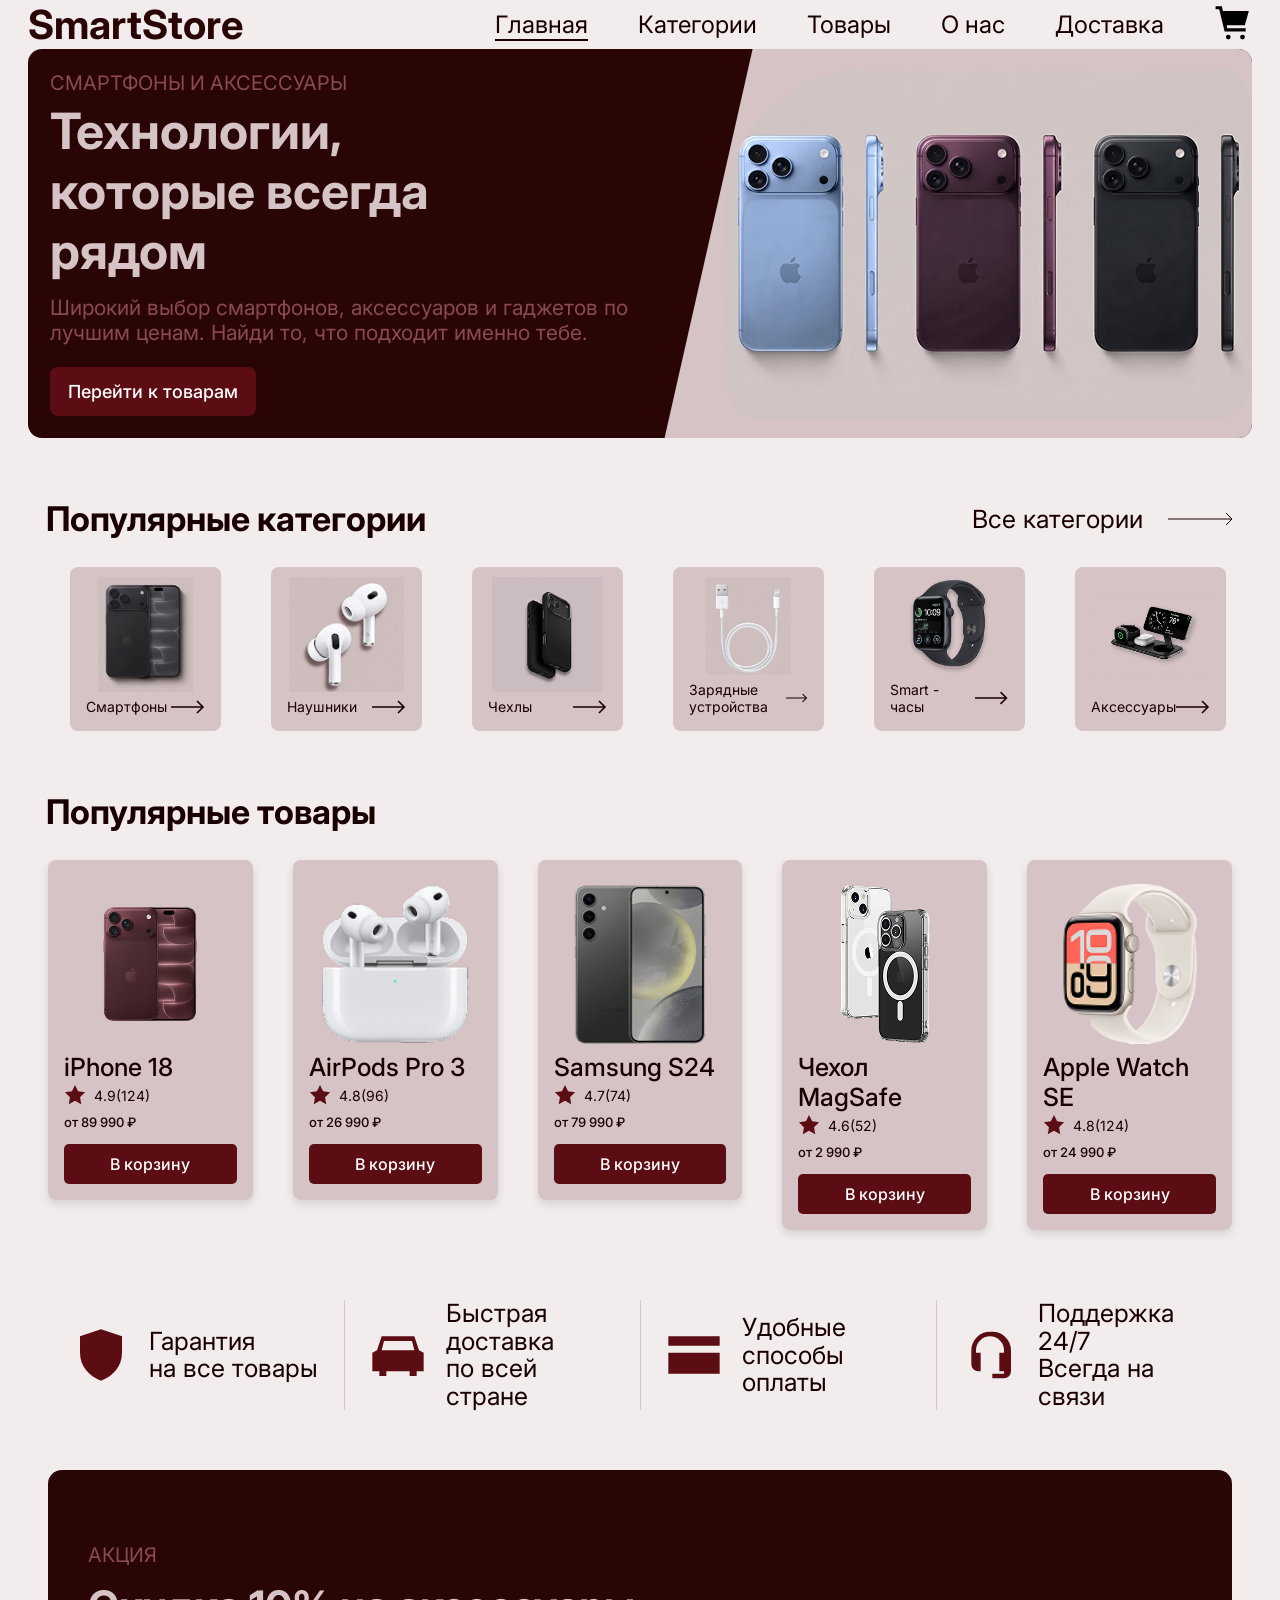
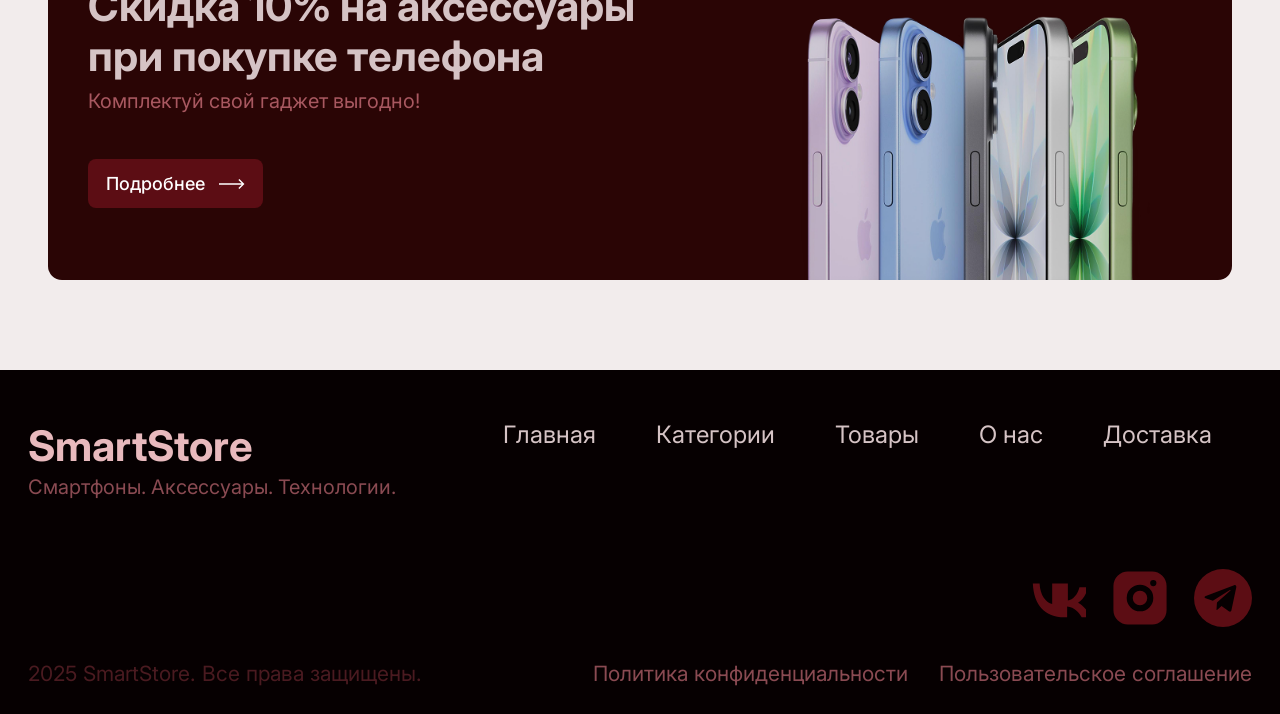
<file: index.html>
<!DOCTYPE html>
<html lang="ru">
<head>
    <meta charset="utf-8">
    <meta name="viewport" content="width=device-width, initial-scale=1">
    <title>SmartStore — Главная</title>
    <link href="https://fonts.googleapis.com/css2?family=Inter:wght@400;500;700&display=swap" rel="stylesheet">
    <link rel="stylesheet" href="style.css">
</head>
<body>

    <header class="wrap">
        <a class="logo" href="index.html">SmartStore</a>
        <nav>
            <a href="index.html" class="on">Главная</a>
            <a href="categories.html">Категории</a>
            <a href="products.html">Товары</a>
            <a href="about.html">О нас</a>
            <a href="delivery.html">Доставка</a>
            <a href="#" aria-label="Корзина">
                <svg viewBox="0 0 24 24"><path d="M1 2h4l.6 3H22l-2.500 9H8l.4 2H20v2H6.700L3.300 4H1zM9 20a1.500 1.500 0 110 3 1.500 1.500 0 010-3zm9 0a1.500 1.500 0 110 3 1.500 1.500 0 010-3z"/></svg>
            </a>
        </nav>
    </header>

    <main class="wrap">

        <section class="hero">
            <div class="txt">
                <small>СМАРТФОНЫ И АКСЕССУАРЫ</small>
                <h1>Технологии, которые всегда рядом</h1>
                <p>Широкий выбор смартфонов, аксессуаров и гаджетов по лучшим ценам. Найди то, что подходит именно тебе.</p>
                <a class="btn" href="products.html">Перейти к товарам</a>
            </div>
            <div class="pic">
                <img src="img/hero-1.png" alt="Смартфоны">
            </div>
        </section>

        <div class="sh">
            <h2>Популярные категории</h2>
            <a href="categories.html">
                Все категории
                <svg width="66" height="14" viewBox="0 0 66 14" fill="none" stroke="currentColor"><path d="M0 7h64M58 1l6 6-6 6"/></svg>
            </a>
        </div>

        <div class="cats">
            <a class="cat" href="products.html">
                <img src="img/cat-phones.png" alt="Смартфоны">
                <div>Смартфоны <svg width="34" height="14" viewBox="0 0 34 14" fill="none" stroke="currentColor" stroke-width="1.6"><path d="M0 7h32M26 1l6 6-6 6"/></svg></div>
            </a>
            <a class="cat" href="products.html">
                <img src="img/cat-headphones.png" alt="Наушники">
                <div>Наушники <svg width="34" height="14" viewBox="0 0 34 14" fill="none" stroke="currentColor" stroke-width="1.6"><path d="M0 7h32M26 1l6 6-6 6"/></svg></div>
            </a>
            <a class="cat" href="products.html">
                <img src="img/cat-cases.png" alt="Чехлы">
                <div>Чехлы <svg width="34" height="14" viewBox="0 0 34 14" fill="none" stroke="currentColor" stroke-width="1.6"><path d="M0 7h32M26 1l6 6-6 6"/></svg></div>
            </a>
            <a class="cat" href="products.html">
                <img src="img/cat-chargers.png" alt="Зарядные устройства">
                <div>Зарядные устройства <svg width="34" height="14" viewBox="0 0 34 14" fill="none" stroke="currentColor" stroke-width="1.6"><path d="M0 7h32M26 1l6 6-6 6"/></svg></div>
            </a>
            <a class="cat" href="products.html">
                <img src="img/cat-watches.png" alt="Smart - часы">
                <div>Smart - часы <svg width="34" height="14" viewBox="0 0 34 14" fill="none" stroke="currentColor" stroke-width="1.6"><path d="M0 7h32M26 1l6 6-6 6"/></svg></div>
            </a>
            <a class="cat" href="products.html">
                <img src="img/cat-accessories.png" alt="Аксессуары">
                <div>Аксессуары <svg width="34" height="14" viewBox="0 0 34 14" fill="none" stroke="currentColor" stroke-width="1.6"><path d="M0 7h32M26 1l6 6-6 6"/></svg></div>
            </a>
        </div>

        <div class="sh">
            <h2>Популярные товары</h2>
        </div>

        <div class="prods">
            <div class="card">
                <div class="ph"><img src="img/iphone-18.png" alt="iPhone 18"></div>
                <h3>iPhone 18</h3>
                <div class="rate"><svg viewBox="0 0 24 24"><path d="M12 1l3.4 7 7.6 1.1-5.5 5.3 1.3 7.6L12 18.400 5.200 22l1.300-7.600L1 9.100 8.600 8z"/></svg>4.9(124)</div>
                <div class="price">от 89 990 ₽</div>
                <button class="btn">В корзину</button>
            </div>
            <div class="card">
                <div class="ph"><img src="img/airpods-pro-3.png" alt="AirPods Pro 3"></div>
                <h3>AirPods Pro 3</h3>
                <div class="rate"><svg viewBox="0 0 24 24"><path d="M12 1l3.4 7 7.6 1.1-5.5 5.3 1.3 7.6L12 18.400 5.200 22l1.300-7.600L1 9.100 8.600 8z"/></svg>4.8(96)</div>
                <div class="price">от 26 990 ₽</div>
                <button class="btn">В корзину</button>
            </div>
            <div class="card">
                <div class="ph"><img src="img/samsung-s24.png" alt="Samsung S24"></div>
                <h3>Samsung S24</h3>
                <div class="rate"><svg viewBox="0 0 24 24"><path d="M12 1l3.4 7 7.6 1.1-5.5 5.3 1.3 7.6L12 18.400 5.200 22l1.300-7.600L1 9.100 8.600 8z"/></svg>4.7(74)</div>
                <div class="price">от 79 990 ₽</div>
                <button class="btn">В корзину</button>
            </div>
            <div class="card">
                <div class="ph"><img src="img/case-magsafe.png" alt="Чехол MagSafe"></div>
                <h3>Чехол MagSafe</h3>
                <div class="rate"><svg viewBox="0 0 24 24"><path d="M12 1l3.4 7 7.6 1.1-5.5 5.3 1.3 7.6L12 18.400 5.200 22l1.300-7.600L1 9.100 8.600 8z"/></svg>4.6(52)</div>
                <div class="price">от 2 990 ₽</div>
                <button class="btn">В корзину</button>
            </div>
            <div class="card">
                <div class="ph"><img src="img/apple-watch-se.png" alt="Apple Watch SE"></div>
                <h3>Apple Watch SE</h3>
                <div class="rate"><svg viewBox="0 0 24 24"><path d="M12 1l3.4 7 7.6 1.1-5.5 5.3 1.3 7.6L12 18.400 5.200 22l1.300-7.600L1 9.100 8.600 8z"/></svg>4.8(124)</div>
                <div class="price">от 24 990 ₽</div>
                <button class="btn">В корзину</button>
            </div>
        </div>

        <div class="feats">
            <div class="feat"><svg viewBox="0 0 24 24"><path d="M12 1l9 3v7c0 6-4 10-9 12-5-2-9-6-9-12V4z"/></svg><span>Гарантия<br>на все товары</span></div>
            <div class="feat"><svg viewBox="0 0 24 24"><path d="M5 4h14l2 6 2 1v8h-3v2h-3v-2H7v2H4v-2H1v-8l2-1zm1 2l-1 4h14l-1-4z"/></svg><span>Быстрая доставка<br>по всей стране</span></div>
            <div class="feat"><svg viewBox="0 0 24 24"><path d="M1 4h22v16H1zm0 4v3h22V8zm14 7h5v2h-5z"/></svg><span>Удобные способы<br>оплаты</span></div>
            <div class="feat"><svg viewBox="0 0 24 24"><path d="M12 2a8 8 0 00-8 8v6a3 3 0 003 3h1v-8H6v-1a6 6 0 0112 0v1h-2v8h2v1h-5v2h5a3 3 0 003-3V10a8 8 0 00-8-8z"/></svg><span>Поддержка 24/7<br>Всегда на связи</span></div>
        </div>

        <section class="promo">
            <div class="t">
                <small>АКЦИЯ</small>
                <h2>Скидка 10% на аксессуары при покупке телефона</h2>
                <p>Комплектуй свой гаджет выгодно!</p>
                <a class="btn" href="#">
                    Подробнее
                    <svg width="26" height="14" viewBox="0 0 34 14" fill="none" stroke="#fff" stroke-width="1.8"><path d="M0 7h32M26 1l6 6-6 6"/></svg>
                </a>
            </div>
            <div class="pi">
                <img src="img/promo.png" alt="Акция">
            </div>
        </section>

    </main>

    <footer>
        <div class="wrap">
            <div class="top">
                <div>
                    <div class="logo">SmartStore</div>
                    <div class="tag">Смартфоны. Аксессуары. Технологии.</div>
                </div>
                <nav>
                    <a href="index.html">Главная</a>
                    <a href="categories.html">Категории</a>
                    <a href="products.html">Товары</a>
                    <a href="about.html">О нас</a>
                    <a href="delivery.html">Доставка</a>
                </nav>
            </div>
            <div class="soc">
                <a href="#"><svg viewBox="0 0 24 24"><path d="M2 6c.4 9 5 14 13 14h1.200v-4.500c3 .3 5 2.500 6 4.500h3.500c-1.100-3.300-3.500-5.300-5-6 1.500-.9 3.600-3.300 4-6.500h-3.400c-.7 3-2.700 5.200-4.800 5.500V6H10v8.500C7.500 13.900 5 11 4.800 6z"/></svg></a>
                <a href="#"><svg viewBox="0 0 24 24"><path d="M7 1h10a6 6 0 016 6v10a6 6 0 01-6 6H7a6 6 0 01-6-6V7a6 6 0 016-6zm5 5.500a5.500 5.500 0 100 11 5.500 5.500 0 000-11zm0 2.500a3 3 0 110 6 3 3 0 010-6zm5.500-4.500a1.300 1.300 0 100 2.600 1.300 1.300 0 000-2.600z" fill-rule="evenodd"/></svg></a>
                <a href="#"><svg viewBox="0 0 24 24"><path d="M12 0a12 12 0 100 24 12 12 0 000-24zm5.500 7.500l-2 9.500c-.1.700-.6.800-1.100.5l-3-2.200-1.500 1.400c-.2.200-.3.300-.6.300l.2-3.100 5.600-5c.2-.2 0-.3-.4-.1l-6.900 4.300-3-1c-.6-.2-.6-.6.100-.9l11.700-4.500c.5-.2 1 .1.900.8z"/></svg></a>
            </div>
            <div class="bot">
                <span>2025 SmartStore. Все права защищены.</span>
                <span>
                    <a href="#">Политика конфиденциальности</a>
                    <a href="#">Пользовательское соглашение</a>
                </span>
            </div>
        </div>
    </footer>

</body>
</html>
</file>
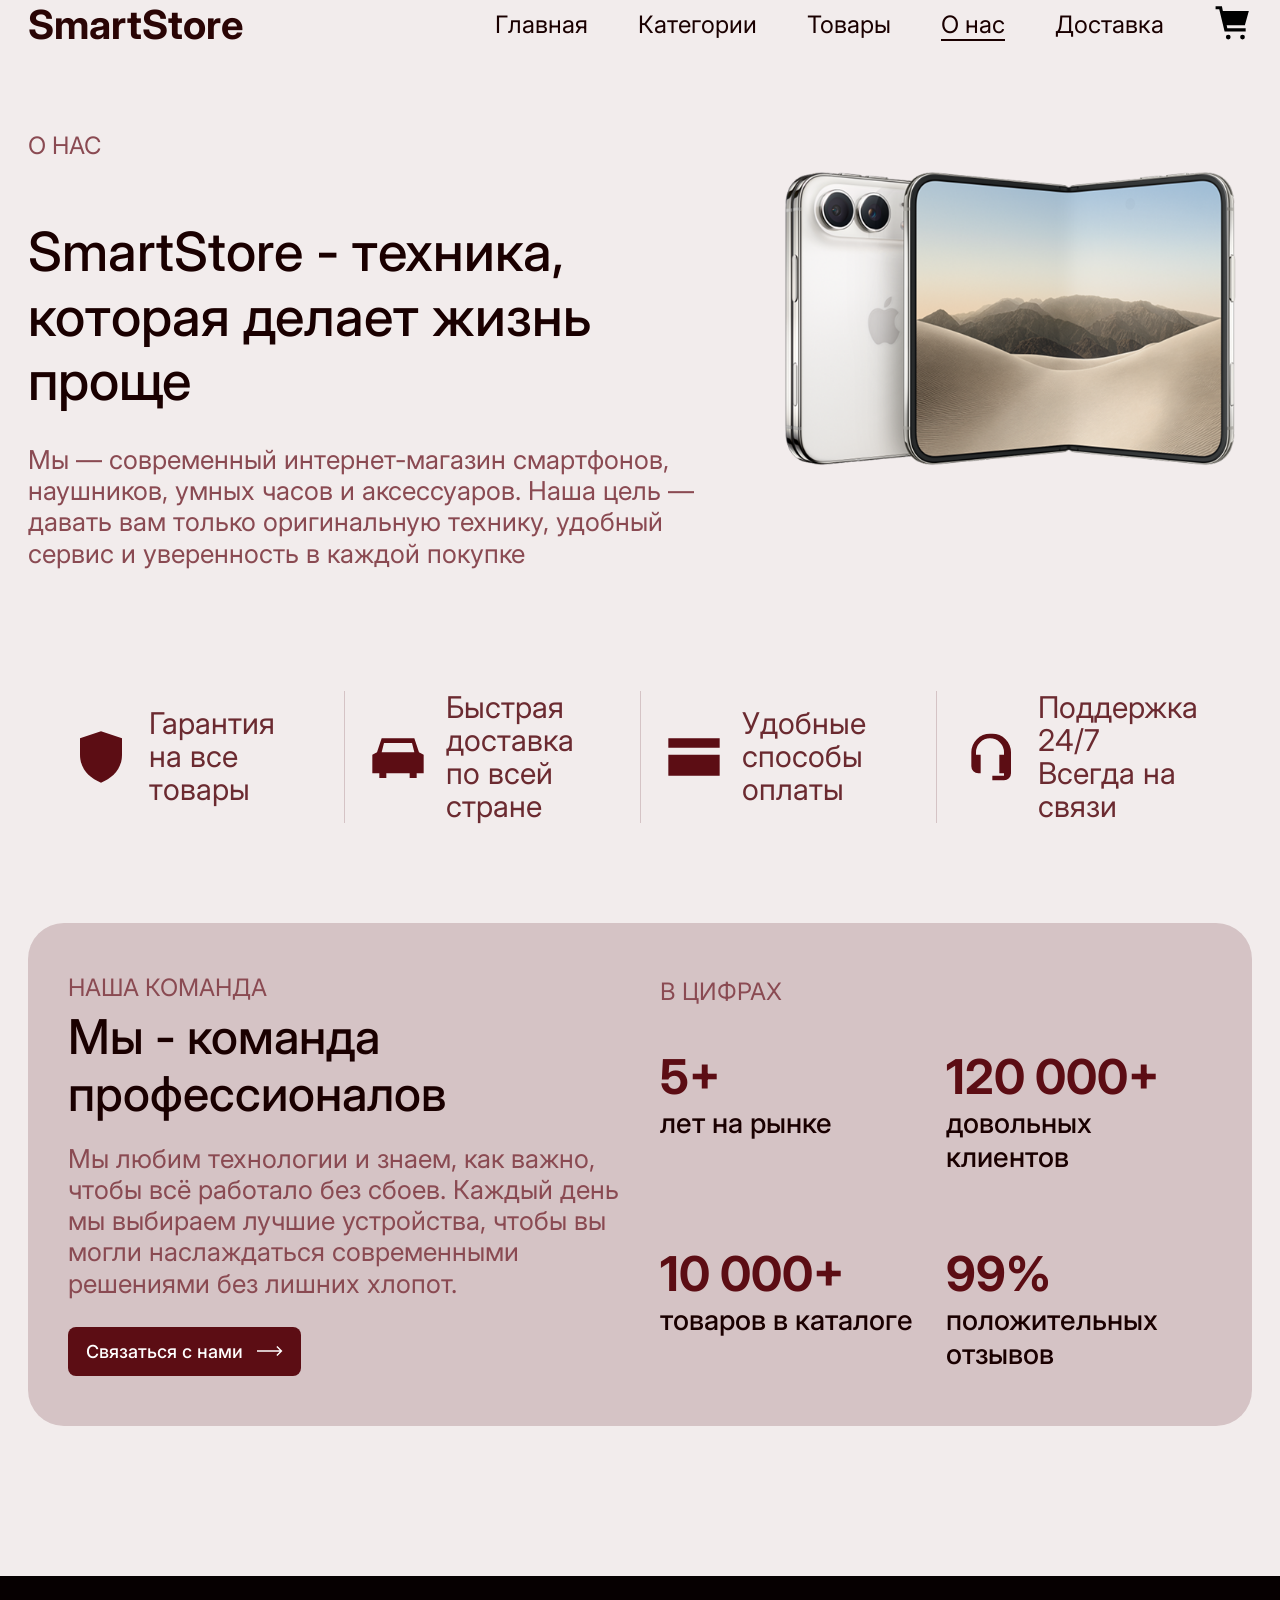
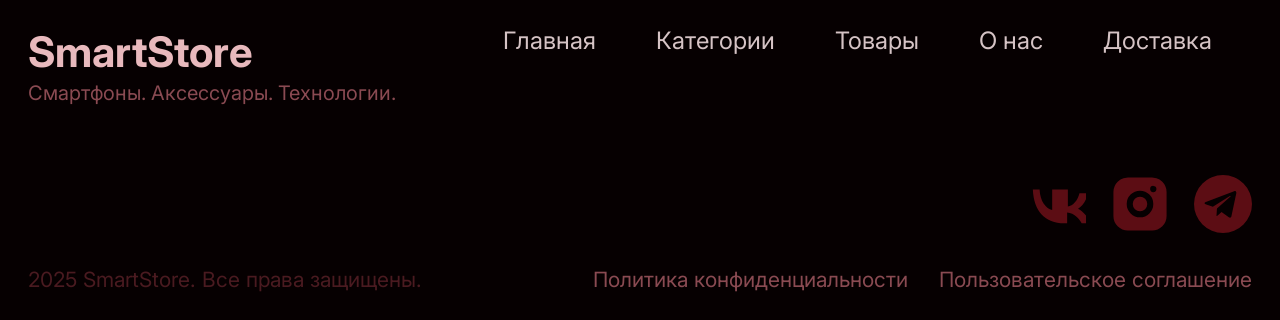
<file: about.html>
<!DOCTYPE html>
<html lang="ru">
<head>
    <meta charset="utf-8">
    <meta name="viewport" content="width=device-width, initial-scale=1">
    <title>SmartStore — О нас</title>
    <link href="https://fonts.googleapis.com/css2?family=Inter:wght@400;500;700&display=swap" rel="stylesheet">
    <link rel="stylesheet" href="style.css">
</head>
<body>

    <header class="wrap">
        <a class="logo" href="index.html">SmartStore</a>
        <nav>
            <a href="index.html">Главная</a>
            <a href="categories.html">Категории</a>
            <a href="products.html">Товары</a>
            <a href="about.html" class="on">О нас</a>
            <a href="delivery.html">Доставка</a>
            <a href="#" aria-label="Корзина">
                <svg viewBox="0 0 24 24"><path d="M1 2h4l.6 3H22l-2.500 9H8l.4 2H20v2H6.700L3.300 4H1zM9 20a1.500 1.500 0 110 3 1.500 1.500 0 010-3zm9 0a1.500 1.500 0 110 3 1.500 1.500 0 010-3z"/></svg>
            </a>
        </nav>
    </header>

    <main class="wrap">

        <section class="about">
            <div>
                <small>О НАС</small>
                <h1>SmartStore - техника, которая делает жизнь проще</h1>
                <p>Мы — современный интернет-магазин смартфонов, наушников, умных часов и аксессуаров. Наша цель — давать вам только оригинальную технику, удобный сервис и уверенность в каждой покупке</p>
            </div>
            <div class="im">
                <img src="img/about.png" alt="О нас">
            </div>
        </section>

        <div class="feats about-f">
            <div class="feat"><svg viewBox="0 0 24 24"><path d="M12 1l9 3v7c0 6-4 10-9 12-5-2-9-6-9-12V4z"/></svg><span>Гарантия<br>на все товары</span></div>
            <div class="feat"><svg viewBox="0 0 24 24"><path d="M5 4h14l2 6 2 1v8h-3v2h-3v-2H7v2H4v-2H1v-8l2-1zm1 2l-1 4h14l-1-4z"/></svg><span>Быстрая доставка<br>по всей стране</span></div>
            <div class="feat"><svg viewBox="0 0 24 24"><path d="M1 4h22v16H1zm0 4v3h22V8zm14 7h5v2h-5z"/></svg><span>Удобные способы<br>оплаты</span></div>
            <div class="feat"><svg viewBox="0 0 24 24"><path d="M12 2a8 8 0 00-8 8v6a3 3 0 003 3h1v-8H6v-1a6 6 0 0112 0v1h-2v8h2v1h-5v2h5a3 3 0 003-3V10a8 8 0 00-8-8z"/></svg><span>Поддержка 24/7<br>Всегда на связи</span></div>
        </div>

        <section class="team">
            <div>
                <small>НАША КОМАНДА</small>
                <h2>Мы - команда профессионалов</h2>
                <p>Мы любим технологии и знаем, как важно, чтобы всё работало без сбоев. Каждый день мы выбираем лучшие устройства, чтобы вы могли наслаждаться современными решениями без лишних хлопот.</p>
                <a class="btn" href="#">
                    Связаться с нами
                    <svg width="26" height="14" viewBox="0 0 34 14" fill="none" stroke="#fff" stroke-width="1.8"><path d="M0 7h32M26 1l6 6-6 6"/></svg>
                </a>
            </div>

            <div class="stats">
                <small>В ЦИФРАХ</small>
                <div>
                    <b>5+</b>
                    <span>лет на рынке</span>
                </div>
                <div>
                    <b>120 000+</b>
                    <span>довольных клиентов</span>
                </div>
                <div>
                    <b>10 000+</b>
                    <span>товаров в каталоге</span>
                </div>
                <div>
                    <b>99%</b>
                    <span>положительных отзывов</span>
                </div>
            </div>
        </section>

    </main>

    <footer>
        <div class="wrap">
            <div class="top">
                <div>
                    <div class="logo">SmartStore</div>
                    <div class="tag">Смартфоны. Аксессуары. Технологии.</div>
                </div>
                <nav>
                    <a href="index.html">Главная</a>
                    <a href="categories.html">Категории</a>
                    <a href="products.html">Товары</a>
                    <a href="about.html">О нас</a>
                    <a href="delivery.html">Доставка</a>
                </nav>
            </div>
            <div class="soc">
                <a href="#"><svg viewBox="0 0 24 24"><path d="M2 6c.4 9 5 14 13 14h1.200v-4.500c3 .3 5 2.500 6 4.500h3.500c-1.100-3.300-3.500-5.300-5-6 1.500-.9 3.600-3.300 4-6.500h-3.400c-.7 3-2.700 5.200-4.800 5.500V6H10v8.500C7.500 13.900 5 11 4.800 6z"/></svg></a>
                <a href="#"><svg viewBox="0 0 24 24"><path d="M7 1h10a6 6 0 016 6v10a6 6 0 01-6 6H7a6 6 0 01-6-6V7a6 6 0 016-6zm5 5.500a5.500 5.500 0 100 11 5.500 5.500 0 000-11zm0 2.500a3 3 0 110 6 3 3 0 010-6zm5.500-4.500a1.300 1.300 0 100 2.600 1.300 1.300 0 000-2.600z" fill-rule="evenodd"/></svg></a>
                <a href="#"><svg viewBox="0 0 24 24"><path d="M12 0a12 12 0 100 24 12 12 0 000-24zm5.500 7.500l-2 9.500c-.1.700-.6.800-1.100.5l-3-2.200-1.500 1.400c-.2.200-.3.300-.6.300l.2-3.100 5.600-5c.2-.2 0-.3-.4-.1l-6.900 4.300-3-1c-.6-.2-.6-.6.100-.9l11.700-4.500c.5-.2 1 .1.900.8z"/></svg></a>
            </div>
            <div class="bot">
                <span>2025 SmartStore. Все права защищены.</span>
                <span>
                    <a href="#">Политика конфиденциальности</a>
                    <a href="#">Пользовательское соглашение</a>
                </span>
            </div>
        </div>
    </footer>

</body>
</html>
</file>
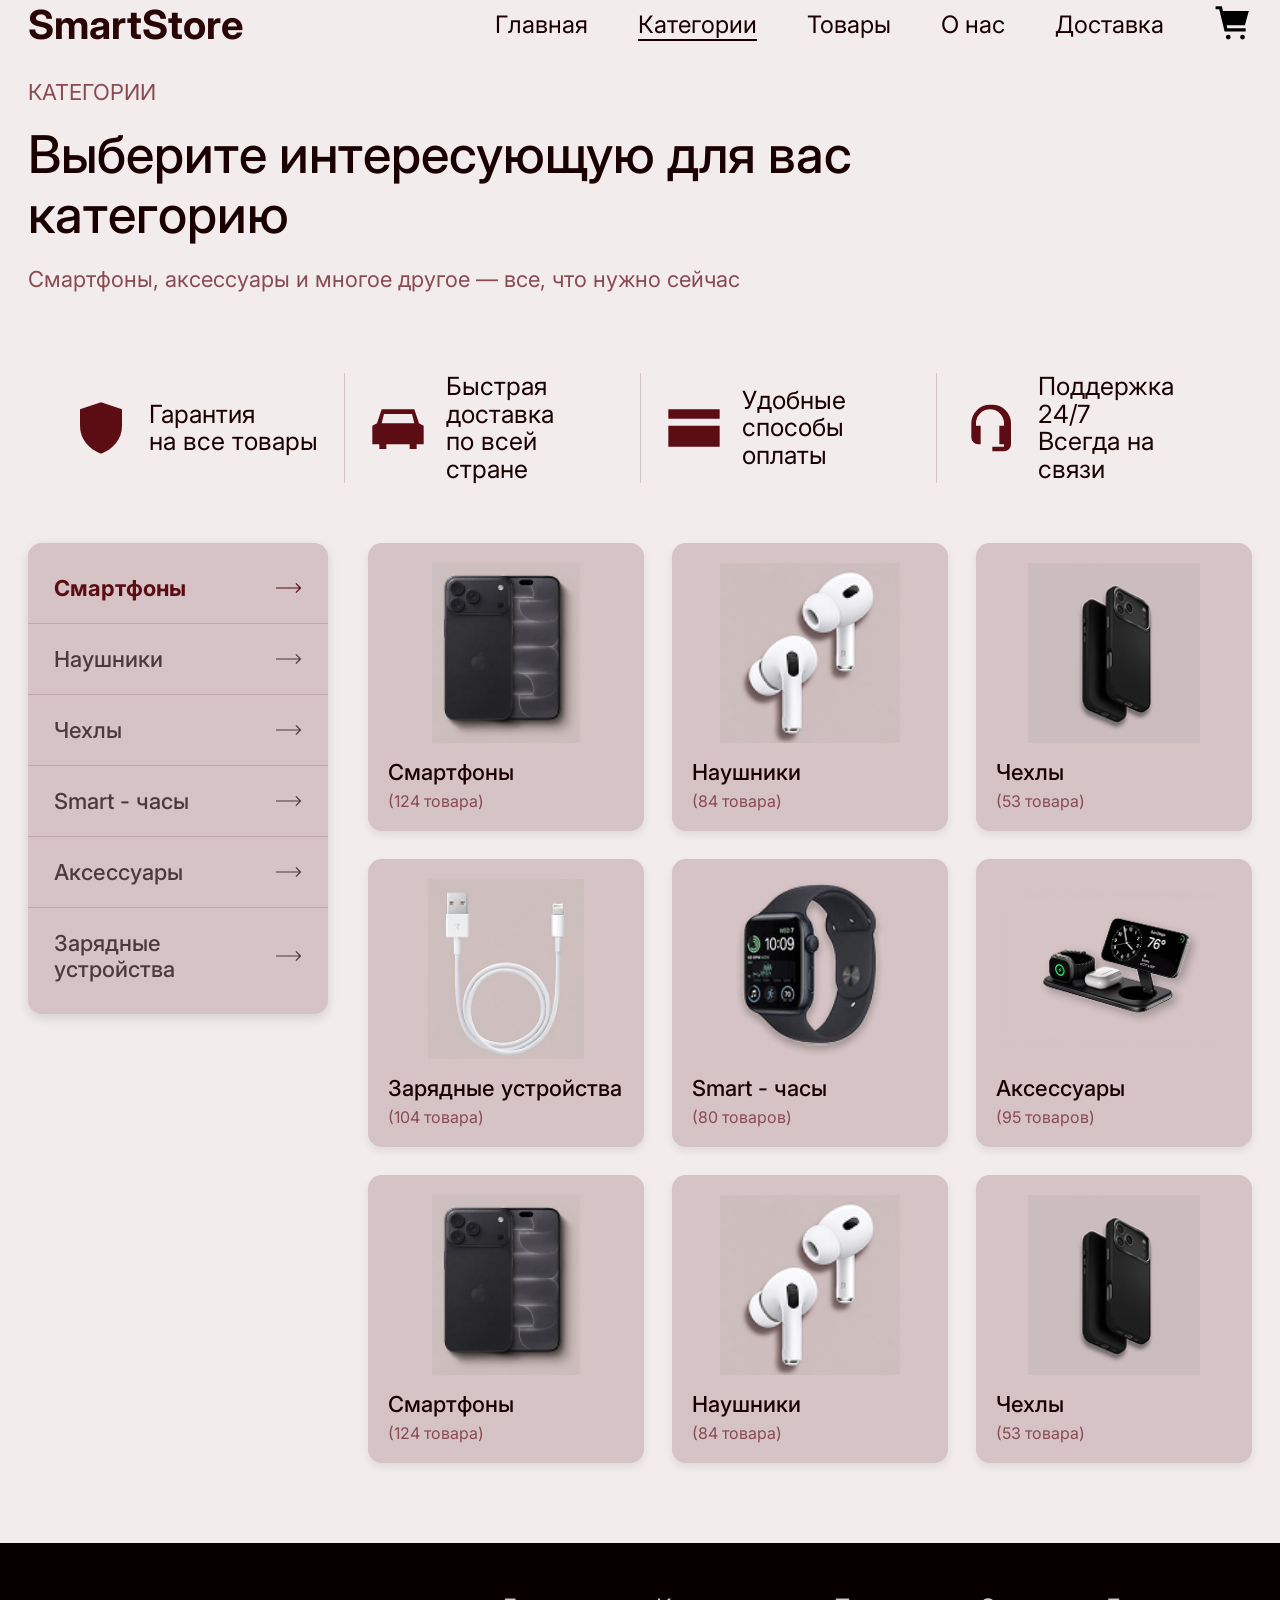
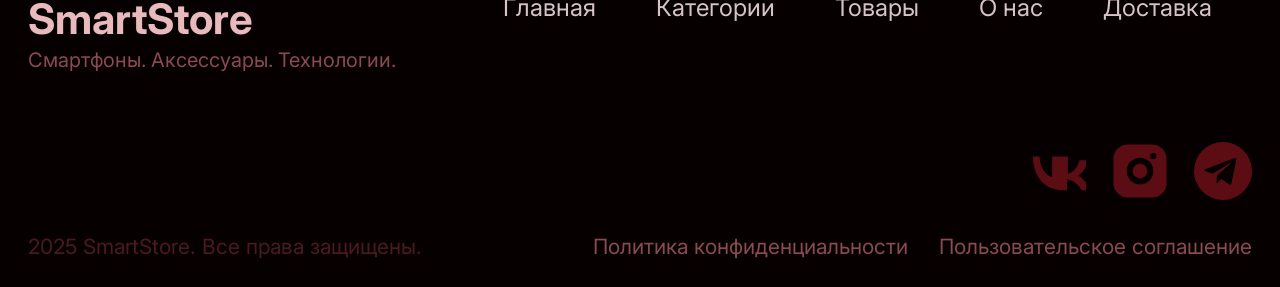
<file: categories.html>
<!DOCTYPE html>
<html lang="ru">
<head>
    <meta charset="utf-8">
    <meta name="viewport" content="width=device-width, initial-scale=1">
    <title>SmartStore — Категории</title>
    <link href="https://fonts.googleapis.com/css2?family=Inter:wght@400;500;700&display=swap" rel="stylesheet">
    <link rel="stylesheet" href="style.css">
</head>
<body>

    <header class="wrap">
        <a class="logo" href="index.html">SmartStore</a>
        <nav>
            <a href="index.html">Главная</a>
            <a href="categories.html" class="on">Категории</a>
            <a href="products.html">Товары</a>
            <a href="about.html">О нас</a>
            <a href="#">Доставка</a>
            <a href="#" aria-label="Корзина">
                <svg viewBox="0 0 24 24"><path d="M1 2h4l.6 3H22l-2.500 9H8l.4 2H20v2H6.700L3.300 4H1zM9 20a1.500 1.500 0 110 3 1.500 1.500 0 010-3zm9 0a1.500 1.500 0 110 3 1.500 1.500 0 010-3z"/></svg>
            </a>
        </nav>
    </header>

    <main class="wrap">

        <section class="cat-hero">
            <small>КАТЕГОРИИ</small>
            <h1>Выберите интересующую для вас категорию</h1>
            <p>Смартфоны, аксессуары и многое другое — все, что нужно сейчас</p>
        </section>

        <div class="feats">
            <div class="feat"><svg viewBox="0 0 24 24"><path d="M12 1l9 3v7c0 6-4 10-9 12-5-2-9-6-9-12V4z"/></svg><span>Гарантия<br>на все товары</span></div>
            <div class="feat"><svg viewBox="0 0 24 24"><path d="M5 4h14l2 6 2 1v8h-3v2h-3v-2H7v2H4v-2H1v-8l2-1zm1 2l-1 4h14l-1-4z"/></svg><span>Быстрая доставка<br>по всей стране</span></div>
            <div class="feat"><svg viewBox="0 0 24 24"><path d="M1 4h22v16H1zm0 4v3h22V8zm14 7h5v2h-5z"/></svg><span>Удобные способы<br>оплаты</span></div>
            <div class="feat"><svg viewBox="0 0 24 24"><path d="M12 2a8 8 0 00-8 8v6a3 3 0 003 3h1v-8H6v-1a6 6 0 0112 0v1h-2v8h2v1h-5v2h5a3 3 0 003-3V10a8 8 0 00-8-8z"/></svg><span>Поддержка 24/7<br>Всегда на связи</span></div>
        </div>

        <section class="cat-page">

            <aside class="cat-side">
                <a href="products.html" class="cat-link on">Смартфоны <svg width="26" height="14" viewBox="0 0 34 14" fill="none" stroke="currentColor" stroke-width="1.6"><path d="M0 7h32M26 1l6 6-6 6"/></svg></a>
                <a href="products.html" class="cat-link">Наушники <svg width="26" height="14" viewBox="0 0 34 14" fill="none" stroke="currentColor" stroke-width="1.6"><path d="M0 7h32M26 1l6 6-6 6"/></svg></a>
                <a href="products.html" class="cat-link">Чехлы <svg width="26" height="14" viewBox="0 0 34 14" fill="none" stroke="currentColor" stroke-width="1.6"><path d="M0 7h32M26 1l6 6-6 6"/></svg></a>
                <a href="products.html" class="cat-link">Smart - часы <svg width="26" height="14" viewBox="0 0 34 14" fill="none" stroke="currentColor" stroke-width="1.6"><path d="M0 7h32M26 1l6 6-6 6"/></svg></a>
                <a href="products.html" class="cat-link">Аксессуары <svg width="26" height="14" viewBox="0 0 34 14" fill="none" stroke="currentColor" stroke-width="1.6"><path d="M0 7h32M26 1l6 6-6 6"/></svg></a>
                <a href="products.html" class="cat-link">Зарядные устройства <svg width="26" height="14" viewBox="0 0 34 14" fill="none" stroke="currentColor" stroke-width="1.6"><path d="M0 7h32M26 1l6 6-6 6"/></svg></a>
            </aside>

            <div class="cat-grid">

                <a class="cat-card" href="products.html">
                    <img src="img/cat-phones.png" alt="Смартфоны">
                    <div>
                        <h3>Смартфоны</h3>
                        <span>(124 товара)</span>
                    </div>
                </a>

                <a class="cat-card" href="products.html">
                    <img src="img/cat-headphones.png" alt="Наушники">
                    <div>
                        <h3>Наушники</h3>
                        <span>(84 товара)</span>
                    </div>
                </a>

                <a class="cat-card" href="products.html">
                    <img src="img/cat-cases.png" alt="Чехлы">
                    <div>
                        <h3>Чехлы</h3>
                        <span>(53 товара)</span>
                    </div>
                </a>

                <a class="cat-card" href="products.html">
                    <img src="img/cat-chargers.png" alt="Зарядные устройства">
                    <div>
                        <h3>Зарядные устройства</h3>
                        <span>(104 товара)</span>
                    </div>
                </a>

                <a class="cat-card" href="products.html">
                    <img src="img/cat-watches.png" alt="Smart - часы">
                    <div>
                        <h3>Smart - часы</h3>
                        <span>(80 товаров)</span>
                    </div>
                </a>

                <a class="cat-card" href="products.html">
                    <img src="img/cat-accessories.png" alt="Аксессуары">
                    <div>
                        <h3>Аксессуары</h3>
                        <span>(95 товаров)</span>
                    </div>
                </a>

                <a class="cat-card" href="products.html">
                    <img src="img/cat-phones.png" alt="Смартфоны">
                    <div>
                        <h3>Смартфоны</h3>
                        <span>(124 товара)</span>
                    </div>
                </a>

                <a class="cat-card" href="products.html">
                    <img src="img/cat-headphones.png" alt="Наушники">
                    <div>
                        <h3>Наушники</h3>
                        <span>(84 товара)</span>
                    </div>
                </a>

                <a class="cat-card" href="products.html">
                    <img src="img/cat-cases.png" alt="Чехлы">
                    <div>
                        <h3>Чехлы</h3>
                        <span>(53 товара)</span>
                    </div>
                </a>

            </div>
        </section>

        <div style="height:80px"></div>
    </main>

    <footer>
        <div class="wrap">
            <div class="top">
                <div>
                    <div class="logo">SmartStore</div>
                    <div class="tag">Смартфоны. Аксессуары. Технологии.</div>
                </div>
                <nav>
                    <a href="index.html">Главная</a>
                    <a href="categories.html">Категории</a>
                    <a href="products.html">Товары</a>
                    <a href="about.html">О нас</a>
                    <a href="#">Доставка</a>
                </nav>
            </div>
            <div class="soc">
                <a href="#"><svg viewBox="0 0 24 24"><path d="M2 6c.4 9 5 14 13 14h1.200v-4.500c3 .3 5 2.500 6 4.500h3.500c-1.100-3.300-3.500-5.300-5-6 1.500-.9 3.600-3.300 4-6.500h-3.400c-.7 3-2.700 5.200-4.800 5.500V6H10v8.500C7.500 13.900 5 11 4.800 6z"/></svg></a>
                <a href="#"><svg viewBox="0 0 24 24"><path d="M7 1h10a6 6 0 016 6v10a6 6 0 01-6 6H7a6 6 0 01-6-6V7a6 6 0 016-6zm5 5.500a5.500 5.500 0 100 11 5.500 5.500 0 000-11zm0 2.500a3 3 0 110 6 3 3 0 010-6zm5.500-4.500a1.300 1.300 0 100 2.600 1.300 1.300 0 000-2.600z" fill-rule="evenodd"/></svg></a>
                <a href="#"><svg viewBox="0 0 24 24"><path d="M12 0a12 12 0 100 24 12 12 0 000-24zm5.500 7.500l-2 9.500c-.1.700-.6.800-1.100.5l-3-2.200-1.500 1.400c-.2.200-.3.300-.6.300l.2-3.100 5.600-5c.2-.2 0-.3-.4-.1l-6.900 4.300-3-1c-.6-.2-.6-.6.100-.9l11.700-4.500c.5-.2 1 .1.900.8z"/></svg></a>
            </div>
            <div class="bot">
                <span>2025 SmartStore. Все права защищены.</span>
                <span>
                    <a href="#">Политика конфиденциальности</a>
                    <a href="#">Пользовательское соглашение</a>
                </span>
            </div>
        </div>
    </footer>

</body>
</html>
</file>
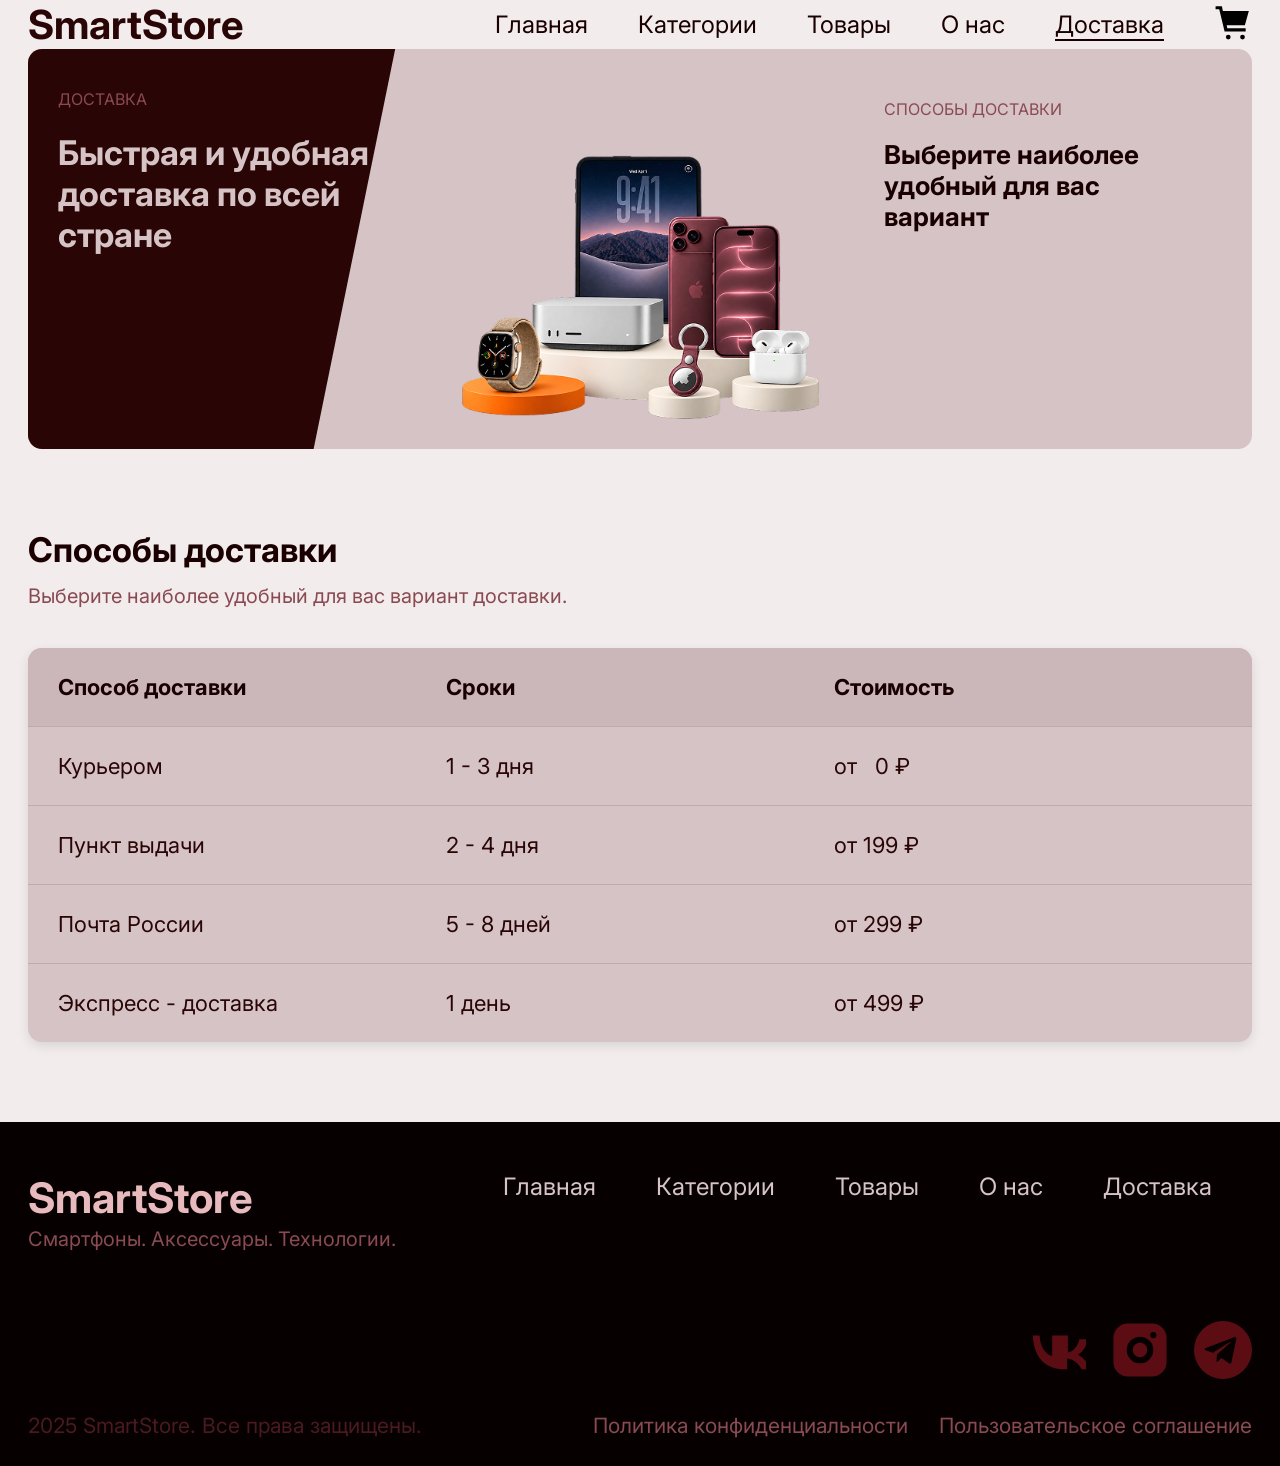
<file: delivery.html>
<!DOCTYPE html>
<html lang="ru">
<head>
    <meta charset="utf-8">
    <meta name="viewport" content="width=device-width, initial-scale=1">
    <title>SmartStore — Доставка</title>
    <link href="https://fonts.googleapis.com/css2?family=Inter:wght@400;500;700&display=swap" rel="stylesheet">
    <link rel="stylesheet" href="style.css">
</head>
<body>

    <header class="wrap">
        <a class="logo" href="index.html">SmartStore</a>
        <nav>
            <a href="index.html">Главная</a>
            <a href="categories.html">Категории</a>
            <a href="products.html">Товары</a>
            <a href="about.html">О нас</a>
            <a href="delivery.html" class="on">Доставка</a>
            <a href="#" aria-label="Корзина">
                <svg viewBox="0 0 24 24"><path d="M1 2h4l.6 3H22l-2.500 9H8l.4 2H20v2H6.700L3.300 4H1zM9 20a1.500 1.500 0 110 3 1.500 1.500 0 010-3zm9 0a1.500 1.500 0 110 3 1.500 1.500 0 010-3z"/></svg>
            </a>
        </nav>
    </header>

    <main class="wrap">

        <section class="hero2 delivery-hero">
            <div class="l">
                <small>ДОСТАВКА</small>
                <h1>Быстрая и удобная доставка по всей стране</h1>
            </div>
            <div class="mid">
                <img src="img/изображение 3.png" alt="Доставка">
            </div>
            <div class="r">
                <small>СПОСОБЫ ДОСТАВКИ</small>
                <h2>Выберите наиболее удобный для вас вариант</h2>
            </div>
        </section>

        <section class="delivery-info">
            <h2>Способы доставки</h2>
            <p>Выберите наиболее удобный для вас вариант доставки.</p>

            <div class="delivery-table">
                <div class="delivery-head">
                    <span>Способ доставки</span>
                    <span>Сроки</span>
                    <span>Стоимость</span>
                </div>

                <div class="delivery-row">
                    <span>Курьером</span>
                    <span>1 - 3 дня</span>
                    <span>от &nbsp; 0 ₽</span>
                </div>

                <div class="delivery-row">
                    <span>Пункт выдачи</span>
                    <span>2 - 4 дня</span>
                    <span>от 199 ₽</span>
                </div>

                <div class="delivery-row">
                    <span>Почта России</span>
                    <span>5 - 8 дней</span>
                    <span>от 299 ₽</span>
                </div>

                <div class="delivery-row">
                    <span>Экспресс - доставка</span>
                    <span>1 день</span>
                    <span>от 499 ₽</span>
                </div>
            </div>
        </section>

        <div style="height:80px"></div>
    </main>

    <footer>
        <div class="wrap">
            <div class="top">
                <div>
                    <div class="logo">SmartStore</div>
                    <div class="tag">Смартфоны. Аксессуары. Технологии.</div>
                </div>
                <nav>
                    <a href="index.html">Главная</a>
                    <a href="categories.html">Категории</a>
                    <a href="products.html">Товары</a>
                    <a href="about.html">О нас</a>
                    <a href="delivery.html">Доставка</a>
                </nav>
            </div>
            <div class="soc">
                <a href="#"><svg viewBox="0 0 24 24"><path d="M2 6c.4 9 5 14 13 14h1.200v-4.500c3 .3 5 2.500 6 4.500h3.500c-1.100-3.300-3.500-5.300-5-6 1.500-.9 3.600-3.300 4-6.500h-3.400c-.7 3-2.700 5.200-4.800 5.500V6H10v8.500C7.500 13.900 5 11 4.800 6z"/></svg></a>
                <a href="#"><svg viewBox="0 0 24 24"><path d="M7 1h10a6 6 0 016 6v10a6 6 0 01-6 6H7a6 6 0 01-6-6V7a6 6 0 016-6zm5 5.500a5.500 5.500 0 100 11 5.500 5.500 0 000-11zm0 2.500a3 3 0 110 6 3 3 0 010-6zm5.500-4.500a1.300 1.300 0 100 2.600 1.300 1.300 0 000-2.600z" fill-rule="evenodd"/></svg></a>
                <a href="#"><svg viewBox="0 0 24 24"><path d="M12 0a12 12 0 100 24 12 12 0 000-24zm5.500 7.500l-2 9.500c-.1.700-.6.800-1.100.5l-3-2.200-1.500 1.400c-.2.200-.3.300-.6.300l.2-3.100 5.600-5c.2-.2 0-.3-.4-.1l-6.900 4.300-3-1c-.6-.2-.6-.6.100-.9l11.700-4.500c.5-.2 1 .1.900.8z"/></svg></a>
            </div>
            <div class="bot">
                <span>2025 SmartStore. Все права защищены.</span>
                <span>
                    <a href="#">Политика конфиденциальности</a>
                    <a href="#">Пользовательское соглашение</a>
                </span>
            </div>
        </div>
    </footer>

</body>
</html>
</file>
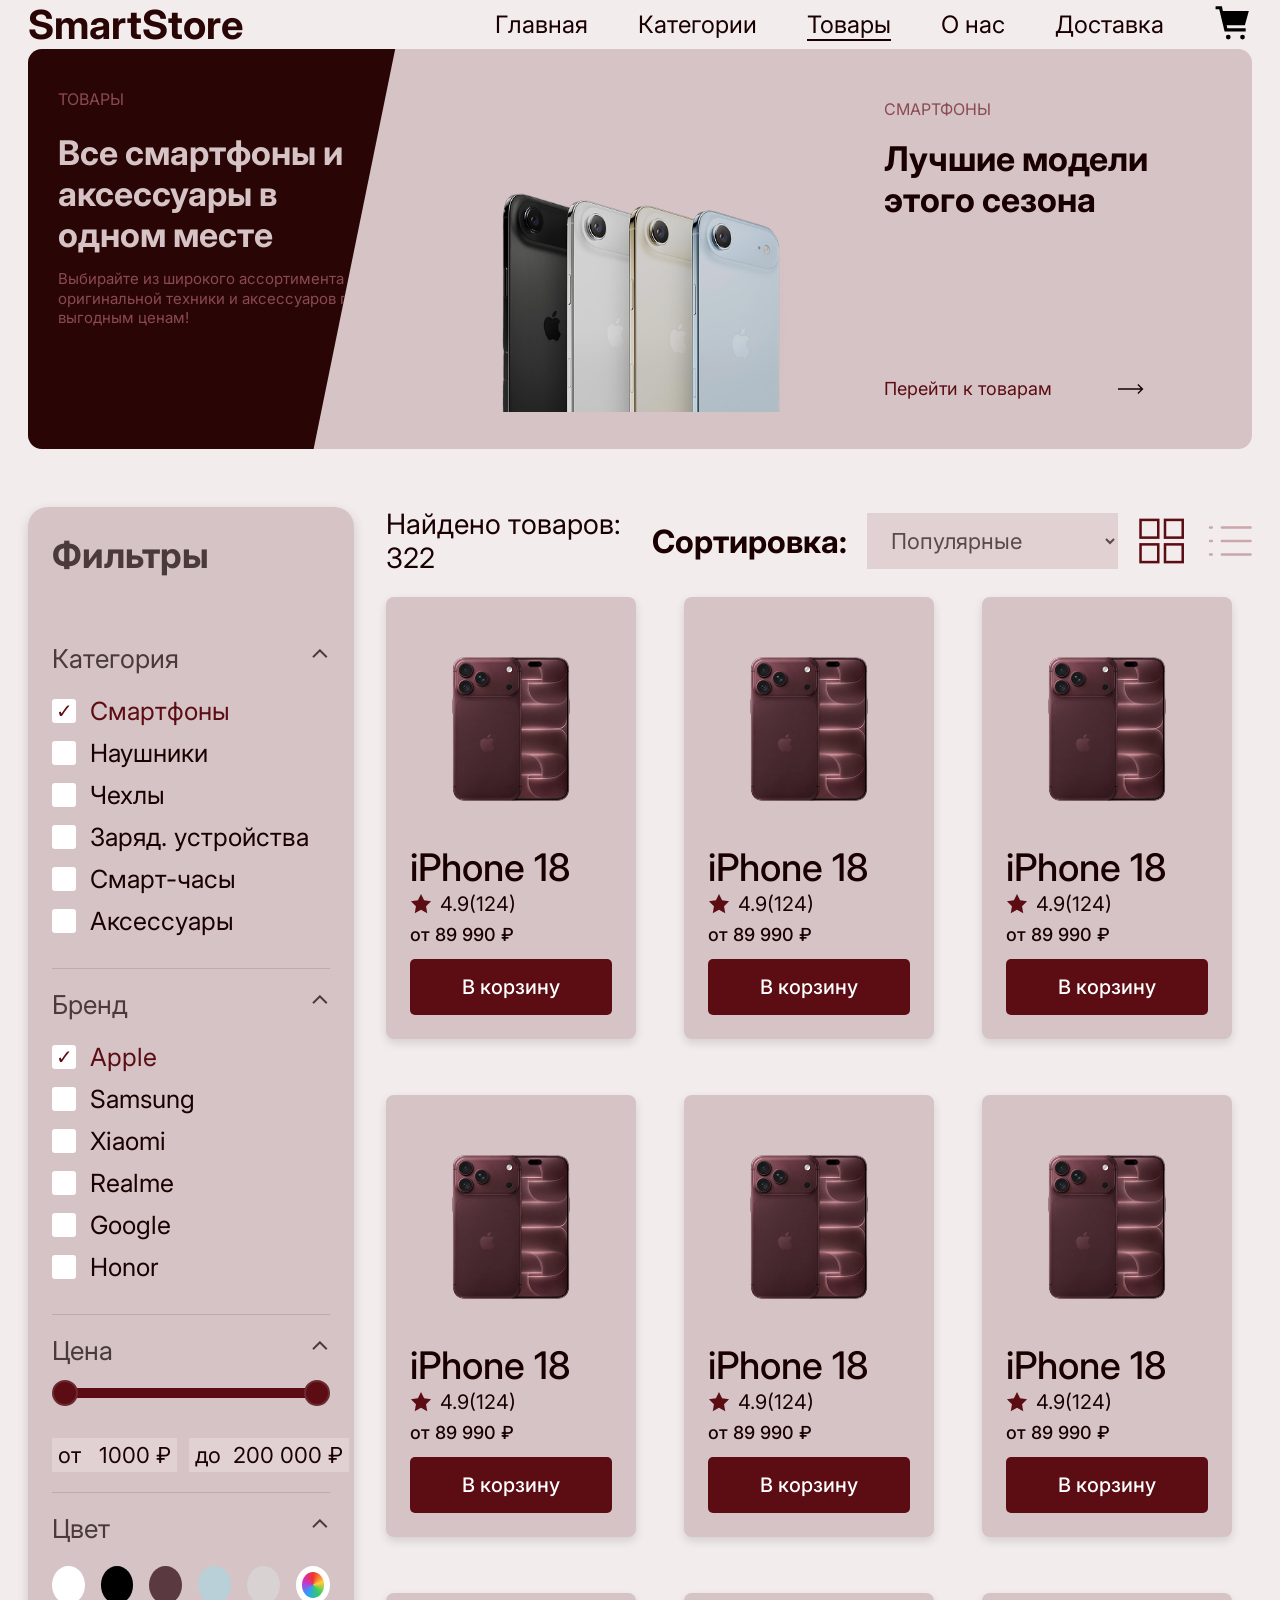
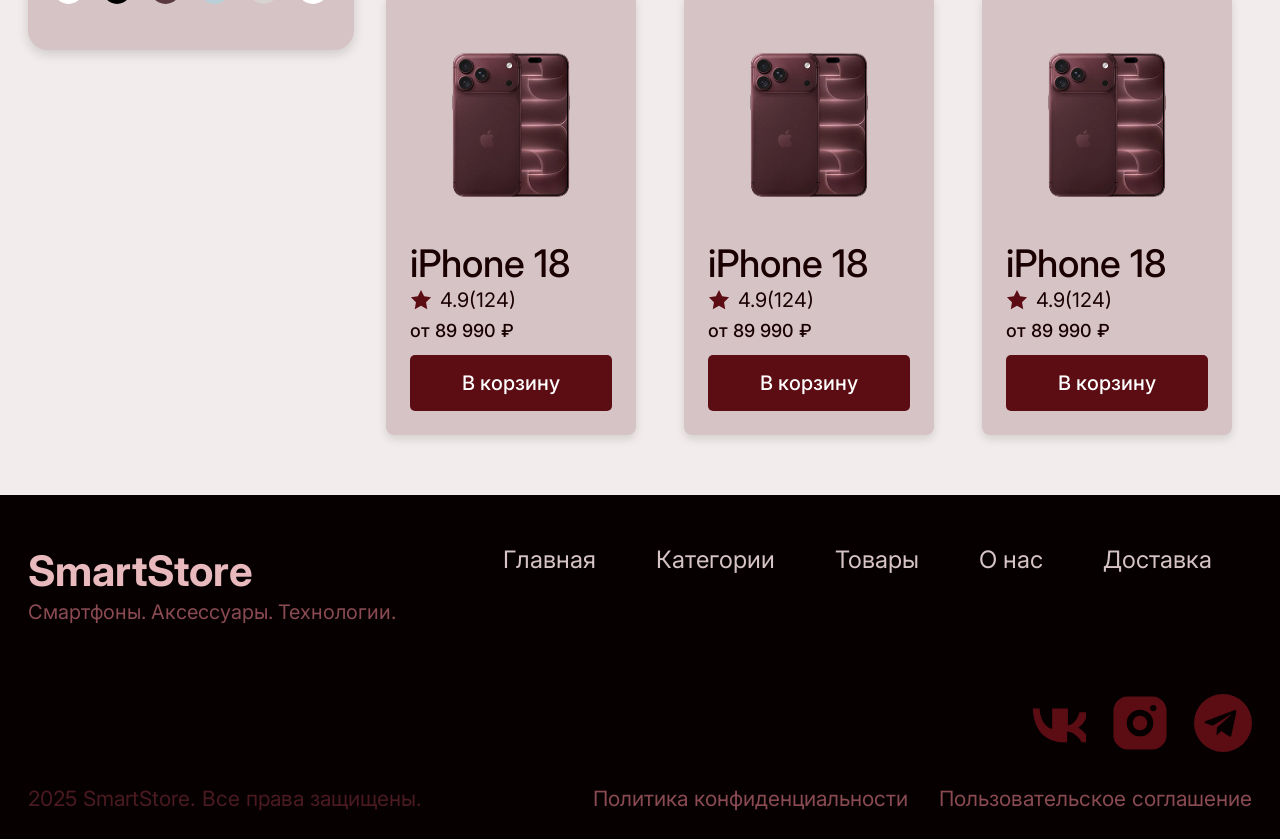
<file: products.html>
<!DOCTYPE html>
<html lang="ru">
<head>
    <meta charset="utf-8">
    <meta name="viewport" content="width=device-width, initial-scale=1">
    <title>SmartStore — Товары</title>
    <link href="https://fonts.googleapis.com/css2?family=Inter:wght@400;500;700&display=swap" rel="stylesheet">
    <link rel="stylesheet" href="style.css">
</head>
<body>

    <header class="wrap">
        <a class="logo" href="index.html">SmartStore</a>
        <nav>
            <a href="index.html">Главная</a>
            <a href="categories.html">Категории</a>
            <a href="products.html" class="on">Товары</a>
            <a href="about.html">О нас</a>
            <a href="delivery.html">Доставка</a>
            <a href="#" aria-label="Корзина">
                <svg viewBox="0 0 24 24"><path d="M1 2h4l.6 3H22l-2.500 9H8l.4 2H20v2H6.700L3.300 4H1zM9 20a1.500 1.500 0 110 3 1.500 1.500 0 010-3zm9 0a1.500 1.500 0 110 3 1.500 1.500 0 010-3z"/></svg>
            </a>
        </nav>
    </header>

    <main class="wrap">

        <section class="hero2">
            <div class="l">
                <small>ТОВАРЫ</small>
                <h1>Все смартфоны и аксессуары в одном месте</h1>
                <p>Выбирайте из широкого ассортимента оригинальной техники и аксессуаров по выгодным ценам!</p>
            </div>
            <div class="mid">
                <img src="img/hero-products-1.png" alt="Смартфоны">
            </div>
            <div class="r">
                <small>СМАРТФОНЫ</small>
                <h2>Лучшие модели этого сезона</h2>
                <a href="#">
                    Перейти к товарам
                    <svg width="26" height="14" viewBox="0 0 34 14" fill="none" stroke="#1a0000" stroke-width="1.8"><path d="M0 7h32M26 1l6 6-6 6"/></svg>
                </a>
            </div>
        </section>

        <section class="shop">
            <aside class="filters">
                <h3>Фильтры</h3>

                <div class="fg">
                    <h4>Категория <span>⌃</span></h4>
                    <label><input type="checkbox" checked><span>Смартфоны</span></label>
                    <label><input type="checkbox"><span>Наушники</span></label>
                    <label><input type="checkbox"><span>Чехлы</span></label>
                    <label><input type="checkbox"><span>Заряд. устройства</span></label>
                    <label><input type="checkbox"><span>Смарт-часы</span></label>
                    <label><input type="checkbox"><span>Аксессуары</span></label>
                </div>

                <div class="fg">
                    <h4>Бренд <span>⌃</span></h4>
                    <label><input type="checkbox" checked><span>Apple</span></label>
                    <label><input type="checkbox"><span>Samsung</span></label>
                    <label><input type="checkbox"><span>Xiaomi</span></label>
                    <label><input type="checkbox"><span>Realme</span></label>
                    <label><input type="checkbox"><span>Google</span></label>
                    <label><input type="checkbox"><span>Honor</span></label>
                </div>

                <div class="fg">
                    <h4>Цена <span>⌃</span></h4>
                    <div class="range"><i></i><i></i></div>
                    <div class="pr">
                        <span>от &nbsp; 1000 ₽</span>
                        <span>до &nbsp;200 000 ₽</span>
                    </div>
                </div>

                <div class="fg">
                    <h4>Цвет <span>⌃</span></h4>
                    <div class="colors">
                        <i style="background:#fff"></i>
                        <i style="background:#000"></i>
                        <i style="background:#5a3a40"></i>
                        <i style="background:#b9d0d8"></i>
                        <i style="background:#d8d2d2"></i>
                        <i style="background:conic-gradient(#e33,#fc3,#3c6,#39f,#c3c,#e33);border:6px solid #fff"></i>
                    </div>
                </div>
            </aside>

            <div>
                <div class="bar">
                    Найдено товаров: 322
                    <b>Сортировка:</b>
                    <select>
                        <option>Популярные</option>
                        <option>Сначала дешёвые</option>
                        <option>Сначала дорогие</option>
                    </select>
                    <svg viewBox="0 0 56 56">
                        <rect x="3" y="3" width="21" height="21"/>
                        <rect x="32" y="3" width="21" height="21"/>
                        <rect x="3" y="32" width="21" height="21"/>
                        <rect x="32" y="32" width="21" height="21"/>
                    </svg>
                    <svg viewBox="0 0 56 56" stroke-linecap="round" style="stroke:#c9a7ab">
                        <path d="M20 12h34M20 28h34M20 44h34M6 12h2M6 28h2M6 44h2"/>
                    </svg>
                </div>

                <div class="grid">
                    <div class="card">
                        <div class="ph"><img src="img/iphone-18.png" alt="iPhone 18"></div>
                        <h3>iPhone 18</h3>
                        <div class="rate"><svg viewBox="0 0 24 24"><path d="M12 1l3.4 7 7.6 1.1-5.5 5.3 1.3 7.6L12 18.400 5.200 22l1.300-7.600L1 9.100 8.600 8z"/></svg>4.9(124)</div>
                        <div class="price">от 89 990 ₽</div>
                        <button class="btn">В корзину</button>
                    </div>
                    <div class="card">
                        <div class="ph"><img src="img/iphone-18.png" alt="iPhone 18"></div>
                        <h3>iPhone 18</h3>
                        <div class="rate"><svg viewBox="0 0 24 24"><path d="M12 1l3.4 7 7.6 1.1-5.5 5.3 1.3 7.6L12 18.400 5.200 22l1.300-7.600L1 9.100 8.600 8z"/></svg>4.9(124)</div>
                        <div class="price">от 89 990 ₽</div>
                        <button class="btn">В корзину</button>
                    </div>
                    <div class="card">
                        <div class="ph"><img src="img/iphone-18.png" alt="iPhone 18"></div>
                        <h3>iPhone 18</h3>
                        <div class="rate"><svg viewBox="0 0 24 24"><path d="M12 1l3.4 7 7.6 1.1-5.5 5.3 1.3 7.6L12 18.400 5.200 22l1.300-7.600L1 9.100 8.600 8z"/></svg>4.9(124)</div>
                        <div class="price">от 89 990 ₽</div>
                        <button class="btn">В корзину</button>
                    </div>
                    <div class="card">
                        <div class="ph"><img src="img/iphone-18.png" alt="iPhone 18"></div>
                        <h3>iPhone 18</h3>
                        <div class="rate"><svg viewBox="0 0 24 24"><path d="M12 1l3.4 7 7.6 1.1-5.5 5.3 1.3 7.6L12 18.400 5.200 22l1.300-7.600L1 9.100 8.600 8z"/></svg>4.9(124)</div>
                        <div class="price">от 89 990 ₽</div>
                        <button class="btn">В корзину</button>
                    </div>
                    <div class="card">
                        <div class="ph"><img src="img/iphone-18.png" alt="iPhone 18"></div>
                        <h3>iPhone 18</h3>
                        <div class="rate"><svg viewBox="0 0 24 24"><path d="M12 1l3.4 7 7.6 1.1-5.5 5.3 1.3 7.6L12 18.400 5.200 22l1.300-7.600L1 9.100 8.600 8z"/></svg>4.9(124)</div>
                        <div class="price">от 89 990 ₽</div>
                        <button class="btn">В корзину</button>
                    </div>
                    <div class="card">
                        <div class="ph"><img src="img/iphone-18.png" alt="iPhone 18"></div>
                        <h3>iPhone 18</h3>
                        <div class="rate"><svg viewBox="0 0 24 24"><path d="M12 1l3.4 7 7.6 1.1-5.5 5.3 1.3 7.6L12 18.400 5.200 22l1.300-7.600L1 9.100 8.600 8z"/></svg>4.9(124)</div>
                        <div class="price">от 89 990 ₽</div>
                        <button class="btn">В корзину</button>
                    </div>
                    <div class="card">
                        <div class="ph"><img src="img/iphone-18.png" alt="iPhone 18"></div>
                        <h3>iPhone 18</h3>
                        <div class="rate"><svg viewBox="0 0 24 24"><path d="M12 1l3.4 7 7.6 1.1-5.5 5.3 1.3 7.6L12 18.400 5.200 22l1.300-7.600L1 9.100 8.600 8z"/></svg>4.9(124)</div>
                        <div class="price">от 89 990 ₽</div>
                        <button class="btn">В корзину</button>
                    </div>
                    <div class="card">
                        <div class="ph"><img src="img/iphone-18.png" alt="iPhone 18"></div>
                        <h3>iPhone 18</h3>
                        <div class="rate"><svg viewBox="0 0 24 24"><path d="M12 1l3.4 7 7.6 1.1-5.5 5.3 1.3 7.6L12 18.400 5.200 22l1.300-7.600L1 9.100 8.600 8z"/></svg>4.9(124)</div>
                        <div class="price">от 89 990 ₽</div>
                        <button class="btn">В корзину</button>
                    </div>
                    <div class="card">
                        <div class="ph"><img src="img/iphone-18.png" alt="iPhone 18"></div>
                        <h3>iPhone 18</h3>
                        <div class="rate"><svg viewBox="0 0 24 24"><path d="M12 1l3.4 7 7.6 1.1-5.5 5.3 1.3 7.6L12 18.400 5.200 22l1.300-7.600L1 9.100 8.600 8z"/></svg>4.9(124)</div>
                        <div class="price">от 89 990 ₽</div>
                        <button class="btn">В корзину</button>
                    </div>
                </div>
            </div>
        </section>

        <div style="height:60px"></div>
    </main>

    <footer>
        <div class="wrap">
            <div class="top">
                <div>
                    <div class="logo">SmartStore</div>
                    <div class="tag">Смартфоны. Аксессуары. Технологии.</div>
                </div>
                <nav>
                    <a href="index.html">Главная</a>
                    <a href="categories.html">Категории</a>
                    <a href="products.html">Товары</a>
                    <a href="about.html">О нас</a>
                    <a href="delivery.html">Доставка</a>
                </nav>
            </div>
            <div class="soc">
                <a href="#"><svg viewBox="0 0 24 24"><path d="M2 6c.4 9 5 14 13 14h1.200v-4.500c3 .3 5 2.500 6 4.500h3.500c-1.100-3.300-3.500-5.300-5-6 1.500-.9 3.600-3.300 4-6.500h-3.400c-.7 3-2.700 5.200-4.800 5.500V6H10v8.500C7.500 13.900 5 11 4.800 6z"/></svg></a>
                <a href="#"><svg viewBox="0 0 24 24"><path d="M7 1h10a6 6 0 016 6v10a6 6 0 01-6 6H7a6 6 0 01-6-6V7a6 6 0 016-6zm5 5.500a5.500 5.500 0 100 11 5.500 5.500 0 000-11zm0 2.500a3 3 0 110 6 3 3 0 010-6zm5.500-4.500a1.300 1.300 0 100 2.600 1.300 1.300 0 000-2.600z" fill-rule="evenodd"/></svg></a>
                <a href="#"><svg viewBox="0 0 24 24"><path d="M12 0a12 12 0 100 24 12 12 0 000-24zm5.500 7.500l-2 9.500c-.1.700-.6.800-1.100.5l-3-2.200-1.500 1.400c-.2.200-.3.300-.6.300l.2-3.100 5.600-5c.2-.2 0-.3-.4-.1l-6.900 4.300-3-1c-.6-.2-.6-.6.100-.9l11.700-4.500c.5-.2 1 .1.900.8z"/></svg></a>
            </div>
            <div class="bot">
                <span>2025 SmartStore. Все права защищены.</span>
                <span>
                    <a href="#">Политика конфиденциальности</a>
                    <a href="#">Пользовательское соглашение</a>
                </span>
            </div>
        </div>
    </footer>

</body>
</html>
</file>
<file: style.css>
/* ===== ПЕРЕМЕННЫЕ ===== */
:root {
    --bg: #f2ecec;
    --dark: #2a0505;
    --red: #5c0d14;
    --card: #d5c3c5;
    --muted: #8a4a52;
    --foot: #060001;
    --pink: #e8b9bd;
}

/* ===== СБРОС И БАЗОВЫЕ СТИЛИ ===== */
* {
    box-sizing: border-box;
    margin: 0;
    padding: 0;
}

body {
    font-family: Inter, Arial, sans-serif;
    background: var(--bg);
    color: #1a0000;
}

a {
    color: inherit;
    text-decoration: none;
}

img {
    display: block;
    max-width: 100%;
}
.wrap {
    max-width: 1500px;
    margin: 0 auto;
    padding: 0 28px;
}

/* ===== ШАПКА САЙТА ===== */
header {
    display: flex;
    justify-content: space-between;
    align-items: center;
    padding: 44px 0 36px;
}

.logo {
    font-size: 40px;
    font-weight: 700;
    color: var(--dark);
}

nav {
    display: flex;
    align-items: center;
    gap: 50px;
    font-size: 24px;
}

nav a.on {
    text-decoration: underline;
    text-underline-offset: 6px;
}

nav svg {
    width: 38px;
    height: 38px;
}

/* ===== КНОПКИ ===== */
.btn {
    background: var(--red);
    color: #fff;
    border: 0;
    border-radius: 8px;
    padding: 14px 18px;
    font: 500 18px Inter, sans-serif;
    cursor: pointer;
    display: inline-flex;
    gap: 14px;
    align-items: center;
}

.btn:hover {
    background: #7a1520;
}

/* ===== ГЛАВНЫЙ БАННЕР (HERO) ===== */
.hero {
    position: relative;
    display: flex;
    background: var(--dark);
    border-radius: 14px;
    overflow: hidden;
    min-height: 385px;
}

.hero .txt {
    padding: 22px;
    width: 55%;
    position: relative;
    z-index: 2;
}

.hero small {
    color: var(--muted);
    font-size: 20px;
    display: block;
}

.hero h1 {
    font-size: 50px;
    line-height: 1.2;
    color: var(--card);
    margin: 6px 0 14px;
    max-width: 500px;
}

.hero p {
    color: var(--muted);
    font-size: 21px;
    max-width: 690px;
    margin-bottom: 22px;
    line-height: 1.2;
}

.hero .pic {
    position: absolute;
    right: 0;
    top: 0;
    bottom: 0;
    width: 48%;
    background: var(--card);
    clip-path: polygon(15% 0, 100% 0, 100% 100%, 0 100%);
    display: flex;
    align-items: center;
    justify-content: center;
    gap: 20px;
    padding-left: 60px;
}

.hero .pic img {
    width: auto;
    min-width: 120px;
}

/* ===== ЗАГОЛОВКИ СЕКЦИЙ ===== */
.sh {
    display: flex;
    justify-content: space-between;
    align-items: center;
    margin: 60px 18px 28px;
}

.sh h2 {
    font-size: 34px;
    font-weight: 700;
}

.sh a {
    font-size: 25px;
    display: flex;
    gap: 25px;
    align-items: center;
}

/* ===== КАТЕГОРИИ ===== */
.cats {
    display: grid;
    grid-template-columns: repeat(6, 1fr);
    gap: 50px;
    padding: 0 42px;
}

.cat {
    background: var(--card);
    border-radius: 8px;
    aspect-ratio: 197/214;
    padding: 10px;
    display: flex;
    flex-direction: column;
}

.cat img {
    flex: 1;
    min-height: 0;
    object-fit: contain;
    width: 100%;
}

.cat div {
    display: flex;
    justify-content: space-between;
    align-items: center;
    font-size: 14px;
    padding: 6px;
}

/* ===== ТОВАРЫ (СЕТКА) ===== */
.prods {
    display: grid;
    grid-template-columns: repeat(5, 1fr);
    gap: 40px;
    padding: 0 20px;
    align-items: start;
}

.card {
    background: var(--card);
    border-radius: 8px;
    padding: 24px 16px 16px;
    box-shadow: 0 4px 10px rgba(0, 0, 0, .12);
}

.card .ph {
    height: 160px;
    display: flex;
    justify-content: center;
}

.card .ph img {
    height: 100%;
    width: auto;
    object-fit: contain;
}

.card h3 {
    font-size: 25px;
    font-weight: 500;
    margin-top: 8px;
}

.rate {
    display: flex;
    align-items: center;
    gap: 8px;
    font-size: 14px;
    margin: 2px 0 8px;
}

.rate svg {
    width: 22px;
    fill: var(--red);
}

.price {
    font-size: 13px;
    font-weight: 500;
    margin-bottom: 14px;
}

.card .btn {
    width: 100%;
    justify-content: center;
    font-size: 16px;
    padding: 10px;
    border-radius: 5px;
}

/* ===== ПРЕИМУЩЕСТВА ===== */
.feats {
    display: grid;
    grid-template-columns: repeat(4, 1fr);
    margin: 70px 0 60px;
    padding: 0 20px;
}

.feat {
    display: flex;
    align-items: center;
    gap: 20px;
    font-size: 25px;
    line-height: 1.1;
    padding: 0 25px;
    border-left: 1px solid var(--card);
}

.feat:first-child {
    border: 0;
}

.feat svg {
    width: 56px;
    height: 56px;
    fill: var(--red);
    flex: none;
}

/* ===== ПРОМО-БАННЕР ===== */
.promo {
    background: var(--dark);
    border-radius: 14px;
    display: flex;
    align-items: center;
    justify-content: space-between;
    overflow: hidden;
    margin: 0 20px 90px;
    min-height: 410px;
}

.promo .t {
    padding: 40px;
}

.promo small {
    color: var(--muted);
    font-size: 20px;
}

.promo h2 {
    font-size: 42px;
    line-height: 1.2;
    color: var(--card);
    margin: 14px 0 8px;
    max-width: 620px;
}

.promo p {
    color: #a85860;
    font-size: 20px;
    margin-bottom: 46px;
}

.promo .pi {
    width: 45%;
    height: 350px;
    align-self: flex-end;
}

.promo .pi img {
    height: 100%;
    width: 110%;
    object-fit: contain;
    object-position: bottom;
}

/* ===== ПОДВАЛ ===== */
footer {
    background: var(--foot);
    padding: 50px 0 28px;
}

footer .top {
    display: flex;
    justify-content: space-between;
}

footer .logo {
    color: var(--pink);
    font-size: 42px;
}

footer .tag {
    color: var(--muted);
    font-size: 20px;
    margin-top: 4px;
}

footer nav {
    gap: 60px;
    color: var(--card);
    font-size: 24px;
    align-items: flex-start;
    margin-right: 40px;
}

footer .soc {
    display: flex;
    gap: 25px;
    justify-content: flex-end;
    margin: 70px 0 30px;
}

footer .soc svg {
    width: 58px;
    height: 58px;
    fill: var(--red);
}

footer .bot {
    display: flex;
    justify-content: space-between;
    color: #4a1a20;
    font-size: 21px;
}

footer .bot span a {
    margin-left: 25px;
    color: var(--muted);
}

/* ===== СТРАНИЦА ТОВАРОВ ===== */
.hero2 {
    display: grid;
    grid-template-columns: 1fr 1fr 1fr;
    border-radius: 14px;
    overflow: hidden;
    background: var(--card);
    min-height: 400px;
    position: relative;
}

/* Левая колонка — тёмный блок с текстом */
.hero2 .l {
    background: var(--dark);
    clip-path: polygon(0 0, 90% 0, 70% 100%, 0 100%);
    padding: 40px 30px;
    z-index: 2;
    grid-column: 1/2;
}

.hero2 .l small {
    color: var(--muted);
    font-size: 16px;
}

.hero2 h1 {
    font-size: 34px;
    line-height: 1.2;
    color: var(--card);
    margin: 24px 0 14px;
    max-width: 320px;
}

.hero2 .l p {
    color: var(--muted);
    font-size: 15px;
    max-width: 300px;
    line-height: 1.3;
    margin-top: 10px;
}

/* Центральная колонка — телефоны */
.hero2 .mid {
    grid-column: 2/3;
    display: flex;
    align-items: flex-end;
    justify-content: center;
    padding: 0 20px;
    z-index: 1;
}

.hero2 .mid img {
    height: 320px;
    width: auto;
    max-width: 100%;
    object-fit: contain;
}

/* Правая колонка — текст на розовом */
.hero2 .r {
    padding: 50px 40px;
    display: flex;
    flex-direction: column;
    grid-column: 3/4;
    z-index: 2;
}

.hero2 .r small {
    color: var(--muted);
    font-size: 16px;
}

.hero2 .r h2 {
    font-size: 34px;
    line-height: 1.2;
    margin: 20px 0 30px;
    max-width: 280px;
}

.hero2 .r a {
    color: var(--red);
    font-size: 18px;
    display: flex;
    justify-content: space-between;
    align-items: center;
    margin-top: auto;
    gap: 20px;
    max-width: 260px;
}
/* ===== БЛОК ФИЛЬТРОВ И КАТАЛОГА ===== */
.shop {
    display: grid;
    grid-template-columns: 326px 1fr;
    gap: 32px;
    margin-top: 58px;
    align-items: start;
}

.filters {
    background: var(--card);
    border-radius: 20px;
    padding: 26px 24px;
    box-shadow: 0 4px 12px rgba(0, 0, 0, .15);
}

.filters h3 {
    font-size: 36px;
    color: #4a3a3c;
    margin-bottom: 46px;
}

.fg {
    border-top: 1px solid #c0aaad;
    padding: 20px 0;
}

.fg:first-of-type {
    border: 0;
}

.fg h4 {
    font-size: 26px;
    font-weight: 400;
    color: #4a3a3c;
    display: flex;
    justify-content: space-between;
    margin-bottom: 22px;
}

.fg label {
    display: flex;
    gap: 14px;
    align-items: center;
    font-size: 25px;
    margin-bottom: 12px;
    cursor: pointer;
}

.fg input[type=checkbox] {
    appearance: none;
    width: 24px;
    height: 24px;
    background: #fff;
    border-radius: 3px;
    flex: none;
    display: grid;
    place-items: center;
}

.fg input:checked {
    background: #fff;
}

.fg input:checked::after {
    content: "✓";
    color: var(--red);
    font-size: 20px;
}

.fg input:checked+span {
    color: var(--red);
}

.range {
    height: 10px;
    background: var(--red);
    border-radius: 5px;
    margin: 0 8px 40px;
    position: relative;
}

.range i {
    position: absolute;
    top: -8px;
    width: 26px;
    height: 26px;
    border-radius: 50%;
    background: var(--red);
    border: 2px solid #6b2a30;
}

.range i:first-child {
    left: -8px;
}

.range i:last-child {
    right: -8px;
}

.pr {
    display: flex;
    gap: 12px;
    font-size: 22px;
}

.pr span {
    background: #e1d1d3;
    padding: 4px 6px;
    white-space: nowrap;
}

.colors {
    display: flex;
    gap: 16px;
}

.colors i {
    width: 38px;
    height: 38px;
    border-radius: 50%;
    cursor: pointer;
}

.bar {
    display: flex;
    align-items: center;
    gap: 20px;
    margin-bottom: 22px;
    font-size: 28px;
}

.bar b {
    margin-left: auto;
    font-size: 32px;
}

.bar select {
    background: #e1d1d3;
    border: 0;
    font: 22px Inter, sans-serif;
    padding: 14px 20px;
    width: 290px;
    color: #5a4a4c;
}

.bar svg {
    width: 56px;
    height: 56px;
    fill: none;
    stroke: var(--red);
    stroke-width: 3;
}

.grid {
    display: grid;
    grid-template-columns: repeat(3, 1fr);
    gap: 56px 48px;
    padding-right: 20px;
}

.grid .card {
    padding: 24px 24px 24px;
}

.grid .ph {
    height: 215px;
}

.grid .card h3 {
    font-size: 38px;
}

.grid .rate {
    font-size: 20px;
}

.grid .price {
    font-size: 18px;
}

.grid .btn {
    font-size: 20px;
    padding: 16px;
}

/* ===== СТРАНИЦА "О НАС" ===== */
.about {
    display: grid;
    grid-template-columns: 1fr 42%;
    align-items: center;
    gap: 20px;
    margin-top: 10px;
}

.about small {
    color: var(--muted);
    font-size: 24px;
    display: block;
    margin-bottom: 60px;
}

.about h1 {
    font-size: 54px;
    font-weight: 500;
    line-height: 1.2;
    margin-bottom: 30px;
}

.about p {
    color: var(--muted);
    font-size: 26px;
    line-height: 1.2;
}

.about .im img {
    width: 100%;
    height: auto;
    min-height: 300px;
    object-fit: contain;
}

.about-f {
    margin: 50px 0 100px;
}

.about-f .feat {
    color: #6b2a30;
    font-size: 30px;
}

.team {
    background: var(--card);
    border-radius: 36px;
    padding: 50px 40px;
    display: grid;
    grid-template-columns: 1fr 1fr;
    gap: 40px;
    margin-bottom: 150px;
}

.team small {
    color: var(--muted);
    font-size: 24px;
}

.team h2 {
    font-size: 48px;
    font-weight: 500;
    line-height: 1.2;
    margin: 6px 0 20px;
}

.team p {
    color: var(--muted);
    font-size: 26px;
    line-height: 1.2;
    margin-bottom: 28px;
    max-width: 790px;
}

.stats {
    display: grid;
    grid-template-columns: 1fr 1fr;
    gap: 70px 20px;
    align-content: center;
}

.stats small {
    grid-column: 1/3;
    margin-bottom: -50px;
    align-self: start;
}

.stats b {
    display: block;
    font-size: 48px;
    color: var(--red);
    font-weight: 700;
}

.stats span {
    font-size: 28px;
    font-weight: 500;
}

/* ===== СТРАНИЦА КАТЕГОРИЙ ===== */
.cat-hero {
    padding: 20px 0 10px;
    margin-top: 10px;
}

.cat-hero small {
    color: var(--muted);
    font-size: 22px;
    display: block;
    margin-bottom: 20px;
}

.cat-hero h1 {
    font-size: 52px;
    font-weight: 500;
    line-height: 1.15;
    margin-bottom: 20px;
    max-width: 900px;
}

.cat-hero p {
    color: var(--muted);
    font-size: 22px;
    line-height: 1.3;
}

/* Раскладка: сайдбар слева + сетка справа */
.cat-page {
    display: grid;
    grid-template-columns: 300px 1fr;
    gap: 40px;
    margin-top: 60px;
    align-items: start;
}

/* Левый сайдбар с ссылками */
.cat-side {
    background: var(--card);
    border-radius: 14px;
    padding: 10px 0;
    box-shadow: 0 4px 12px rgba(0, 0, 0, .12);
}

.cat-link {
    display: flex;
    justify-content: space-between;
    align-items: center;
    padding: 22px 26px;
    font-size: 22px;
    font-weight: 500;
    color: #4a3a3c;
    border-bottom: 1px solid #c0aaad;
    transition: color .2s, padding .2s;
}

.cat-link:last-child {
    border-bottom: 0;
}

.cat-link:hover {
    color: var(--red);
    padding-left: 32px;
}

.cat-link.on {
    color: var(--red);
    font-weight: 700;
}

.cat-link svg {
    flex: none;
}

/* Сетка карточек категорий */
.cat-grid {
    display: grid;
    grid-template-columns: repeat(3, 1fr);
    gap: 28px;
}

.cat-card {
    background: var(--card);
    border-radius: 14px;
    overflow: hidden;
    display: flex;
    flex-direction: column;
    text-align: left;
    padding: 20px;
    transition: transform .2s, box-shadow .2s;
    box-shadow: 0 4px 10px rgba(0, 0, 0, .08);
}

.cat-card:hover {
    transform: translateY(-4px);
    box-shadow: 0 10px 22px rgba(0, 0, 0, .15);
}

.cat-card img {
    width: 100%;
    height: 180px;
    object-fit: contain;
    margin-bottom: 16px;
}

.cat-card h3 {
    font-size: 22px;
    font-weight: 500;
    margin-bottom: 6px;
}

.cat-card span {
    font-size: 16px;
    color: var(--muted);
}
/* ===== СТРАНИЦА ДОСТАВКИ ===== */
.delivery-hero .r h2 {
    font-size: 26px;
    max-width: 260px;
    margin-top: 20px;
}

.delivery-info {
    margin-top: 80px;
}

.delivery-info h2 {
    font-size: 34px;
    font-weight: 700;
    margin-bottom: 14px;
}

.delivery-info > p {
    color: var(--muted);
    font-size: 20px;
    margin-bottom: 40px;
}

.delivery-table {
    background: var(--card);
    border-radius: 14px;
    overflow: hidden;
    box-shadow: 0 4px 12px rgba(0, 0, 0, .1);
}

.delivery-head,
.delivery-row {
    display: grid;
    grid-template-columns: 1fr 1fr 1fr;
    padding: 26px 30px;
    font-size: 22px;
}

.delivery-head {
    font-weight: 700;
    background: #cbb6b9;
}

.delivery-row {
    border-top: 1px solid #c0aaad;
    color: #2a0505;
}

.delivery-row span:last-child {
    text-align: left;
}

.delivery-head span:nth-child(2),
.delivery-row span:nth-child(2),
.delivery-head span:nth-child(3),
.delivery-row span:nth-child(3) {
    text-align: left;
}
/* ===== АДАПТИВНОСТЬ ===== */
@media (max-width: 1000px) {
    .cats {
        grid-template-columns: repeat(3, 1fr);
        gap: 16px;
        padding: 0;
    }

    .prods,
    .grid {
        grid-template-columns: repeat(2, 1fr);
        gap: 16px;
    }

    .feats {
        grid-template-columns: 1fr 1fr;
        gap: 20px;
    }

    .shop,
    .about,
    .team {
        grid-template-columns: 1fr;
    }

    nav {
        gap: 16px;
        font-size: 16px;
    }

    .hero .pic,
    .hero2 .mid {
        display: none;
    }

    .hero .txt {
        width: 100%;
    }

    .hero2 {
        grid-template-columns: 1fr;
    }

    .hero2 .l {
        clip-path: none;
    }

    .hero2 .r {
        display: none;
    }

    footer .top,
    footer .bot {
        flex-direction: column;
        gap: 16px;
    }
        .cat-page {
        grid-template-columns: 1fr;
        gap: 20px;
    }

    .cat-grid {
        grid-template-columns: repeat(2, 1fr);
        gap: 16px;
    }

    .cat-hero h1 {
        font-size: 32px;
    }

    .cat-hero p {
        font-size: 16px;
    }
    .delivery-head,
    .delivery-row {
        grid-template-columns: 1fr;
        gap: 6px;
        padding: 16px 20px;
        font-size: 16px;
    }

    .delivery-head {
        display: none;
    }

    .delivery-info h2 {
        font-size: 24px;
    }
}
</file>
